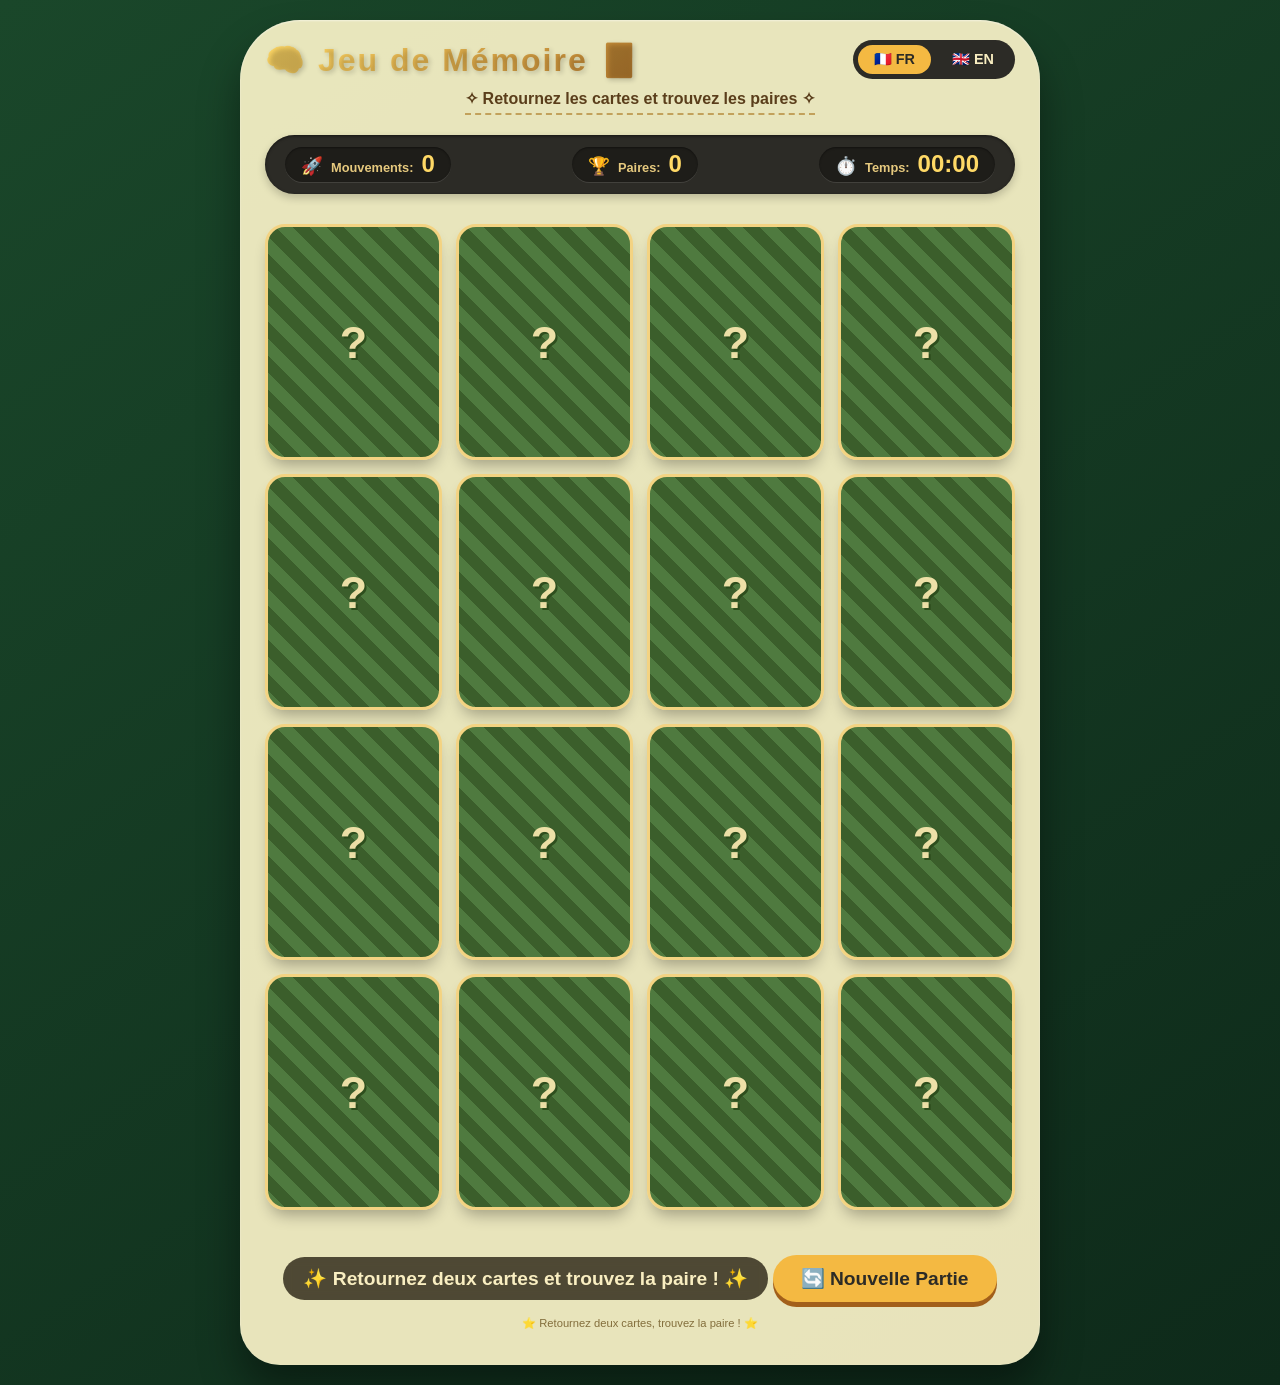
<file: index.html>
<!DOCTYPE html>
<html lang="fr" dir="ltr">
<head>
    <meta charset="UTF-8">
    <meta name="viewport" content="width=device-width, initial-scale=1.0, user-scalable=no">
    <title>Memory Game - Jeu de Mémoire</title>
    <link rel="stylesheet" href="style.css">
</head>
<body>

<div class="game-container">
    <div class="header">
        <h1 id="gameTitle">🧠 Jeu de Mémoire 🃏</h1>
        <div class="lang-switch">
            <button class="lang-btn" data-lang="fr">🇫🇷 FR</button>
            <button class="lang-btn" data-lang="en">🇬🇧 EN</button>
        </div>
    </div>
    <div class="sub" id="subText">✧ Retournez les cartes et trouvez les paires ✧</div>

    <div class="stats-panel">
        <div class="moves">🚀 <span id="moveLabel">Mouvements:</span> <span id="moveCount">0</span></div>
        <div class="matches">🏆 <span id="matchLabel">Paires:</span> <span id="matchCount">0</span></div>
        <div class="timer">⏱️ <span id="timerLabel">Temps:</span> <span id="timerDisplay">00:00</span></div>
    </div>

    <div class="board" id="gameBoard"></div>

    <div class="message-area" id="messageBox"></div>
    <button class="reset-btn" id="resetGame">🔄 Nouvelle Partie</button>
    <footer>⭐ Flip two cards, find the match! ⭐</footer>
</div>

<script src="script.js"></script>
</body>
</html>
</file>
<file: style.css>
* {
            margin: 0;
            padding: 0;
            box-sizing: border-box;
            user-select: none;
        }

        body {
            min-height: 100vh;
            background: linear-gradient(145deg, #1a472a 0%, #0e2a1a 100%);
            font-family: 'Segoe UI', 'Tahoma', 'Cairo', sans-serif;
            display: flex;
            justify-content: center;
            align-items: center;
            padding: 20px;
        }

      
        .game-container {
            background: rgba(255, 248, 205, 0.9);
            border-radius: 60px 60px 40px 40px;
            box-shadow: 0 25px 40px rgba(0, 0, 0, 0.4), inset 0 1px 2px rgba(255, 255, 255, 0.5);
            padding: 20px 25px 35px;
            text-align: center;
            transition: all 0.2s ease;
            max-width: 800px;
            width: 100%;
        }

        .header {
            display: flex;
            justify-content: space-between;
            align-items: center;
            margin-bottom: 10px;
            flex-wrap: wrap;
            gap: 10px;
        }

        h1 {
            font-size: 2rem;
            background: linear-gradient(135deg, #ffd966, #b87c2e);
            background-clip: text;
            -webkit-background-clip: text;
            color: transparent;
            text-shadow: 2px 2px 5px rgba(0,0,0,0.2);
            letter-spacing: 2px;
        }

        .lang-switch {
            background: #2c2b26;
            border-radius: 50px;
            padding: 5px;
            display: flex;
            gap: 5px;
        }

        .lang-btn {
            background: transparent;
            border: none;
            padding: 6px 16px;
            border-radius: 40px;
            font-weight: bold;
            cursor: pointer;
            transition: all 0.2s;
            font-size: 0.9rem;
            color: #f9eec1;
        }

        .lang-btn.active {
            background: #f4b942;
            color: #2c2b26;
        }

        .sub {
            color: #5a3e1b;
            font-weight: bold;
            margin-bottom: 20px;
            font-size: 1rem;
            border-bottom: 2px dashed #c2a15b;
            display: inline-block;
            padding-bottom: 5px;
        }

        .stats-panel {
            display: flex;
            justify-content: space-between;
            align-items: center;
            background: #2c2b26;
            padding: 12px 20px;
            border-radius: 100px;
            margin-bottom: 30px;
            color: #f9eec1;
            font-weight: bold;
            box-shadow: inset 0 1px 3px rgba(0,0,0,0.5), 0 4px 8px rgba(0,0,0,0.2);
            flex-wrap: wrap;
            gap: 10px;
        }

        .moves, .matches, .timer {
            background: #1e1d19;
            padding: 5px 16px;
            border-radius: 40px;
            font-size: 1.1rem;
            display: flex;
            gap: 8px;
            align-items: baseline;
            box-shadow: inset 0 1px 2px rgba(0,0,0,0.4), 0 1px 0 rgba(255,255,255,0.1);
        }

        .stats-panel span:first-child {
            font-size: 0.8rem;
            color: #e6c97e;
        }

        .stats-panel span:last-child {
            font-size: 1.5rem;
            font-weight: bold;
            color: #ffd966;
            line-height: 1;
        }

       
        .board {
            display: grid;
            grid-template-columns: repeat(4, 1fr);
            gap: 14px;
            justify-items: center;
            align-items: center;
            margin-bottom: 30px;
        }

        
        .card {
            background: transparent;
            perspective: 600px;
            width: 100%;
            aspect-ratio: 3 / 4;
            cursor: pointer;
        }

        .card-inner {
            position: relative;
            width: 100%;
            height: 100%;
            text-align: center;
            transition: transform 0.5s cubic-bezier(0.23, 1, 0.32, 1);
            transform-style: preserve-3d;
            border-radius: 20px;
            box-shadow: 0 10px 15px -5px rgba(0, 0, 0, 0.3);
        }

        .card.flipped .card-inner {
            transform: rotateY(180deg);
        }

        .card.matched .card-inner {
            transform: rotateY(180deg);
        }

        .card.matched {
            cursor: default;
            filter: drop-shadow(0 0 6px gold);
        }

        .card-front, .card-back {
            position: absolute;
            width: 100%;
            height: 100%;
            backface-visibility: hidden;
            border-radius: 20px;
            display: flex;
            align-items: center;
            justify-content: center;
            font-size: 3rem;
            font-weight: bold;
            box-sizing: border-box;
        }

       
        .card-back {
            background: repeating-linear-gradient(45deg, #4f7a3f, #4f7a3f 12px, #3b5e2b 12px, #3b5e2b 24px);
            border: 3px solid #f3d382;
            transform: rotateY(0deg);
            color: #ffecb3;
            font-size: 2.8rem;
        }

        .card-back::after {
            content: "?";
            opacity: 0.9;
            text-shadow: 2px 2px 0 #2b4a1a;
        }

       
        .card-front {
            background: #fffaf0;
            transform: rotateY(180deg);
            border: 3px solid #e7b42c;
            box-shadow: inset 0 0 0 2px white;
            color: #2c2b26;
        }

        
        .message-area {
            margin-top: 15px;
            font-size: 1.2rem;
            font-weight: bold;
            background: #261f10c9;
            backdrop-filter: blur(5px);
            display: inline-block;
            width: auto;
            padding: 10px 20px;
            border-radius: 40px;
            color: #f9eec1;
        }

     
        .reset-btn {
            background: #f4b942;
            border: none;
            padding: 12px 28px;
            font-size: 1.2rem;
            font-weight: bold;
            border-radius: 40px;
            margin-top: 15px;
            cursor: pointer;
            transition: all 0.2s;
            color: #2c2b26;
            box-shadow: 0 5px 0 #a25f1a;
            font-family: inherit;
        }

        .reset-btn:active {
            transform: translateY(2px);
            box-shadow: 0 2px 0 #a25f1a;
        }

       
        @media (max-width: 550px) {
            .board {
                gap: 8px;
            }
            .stats-panel {
                padding: 8px 12px;
            }
            .moves, .matches, .timer {
                padding: 3px 12px;
                font-size: 0.9rem;
            }
            .stats-panel span:last-child {
                font-size: 1.2rem;
            }
            .card-front, .card-back {
                font-size: 2rem;
            }
            h1 {
                font-size: 1.4rem;
            }
            .lang-btn {
                padding: 4px 12px;
                font-size: 0.8rem;
            }
        }

        @media (max-width: 450px) {
            .card-front, .card-back {
                font-size: 1.5rem;
            }
        }
        
       
        .disable-click {
            pointer-events: none;
        }

        footer {
            font-size: 0.7rem;
            color: #836e3c;
            margin-top: 15px;
        }
</file>
